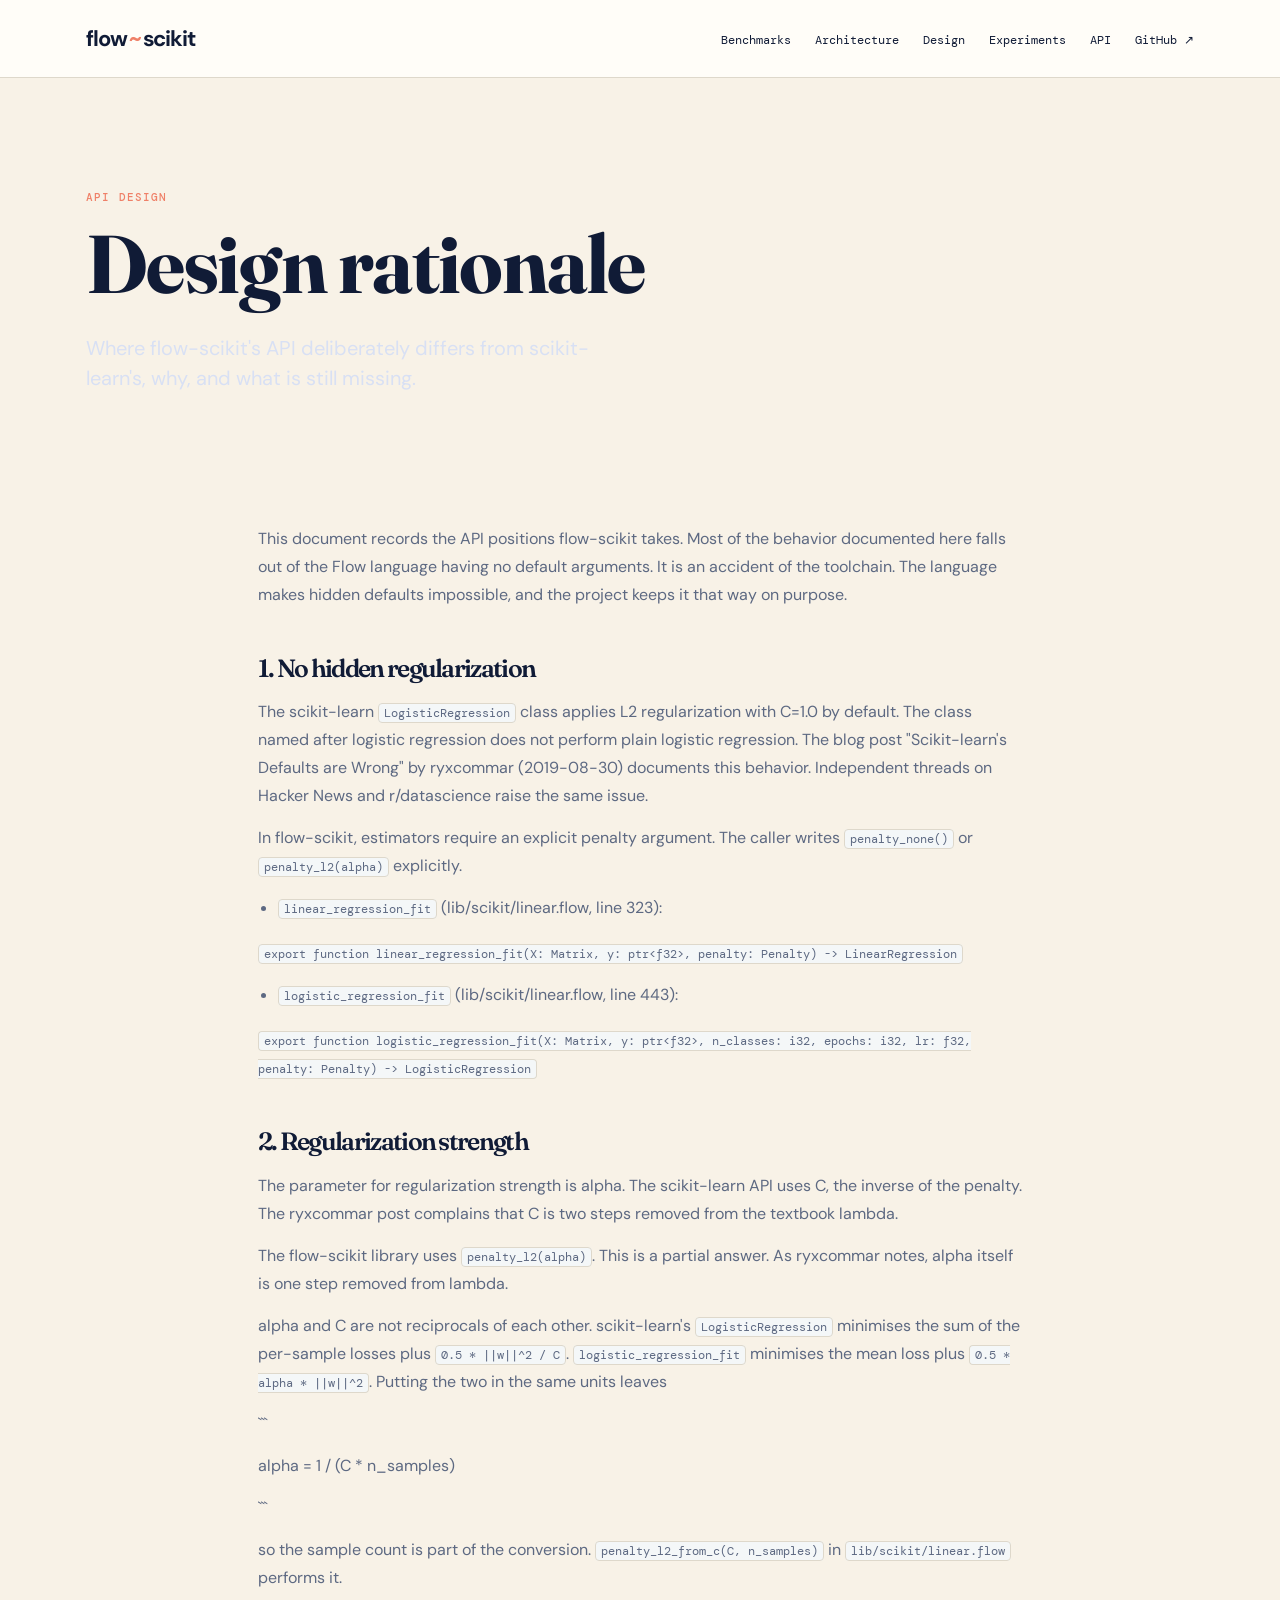
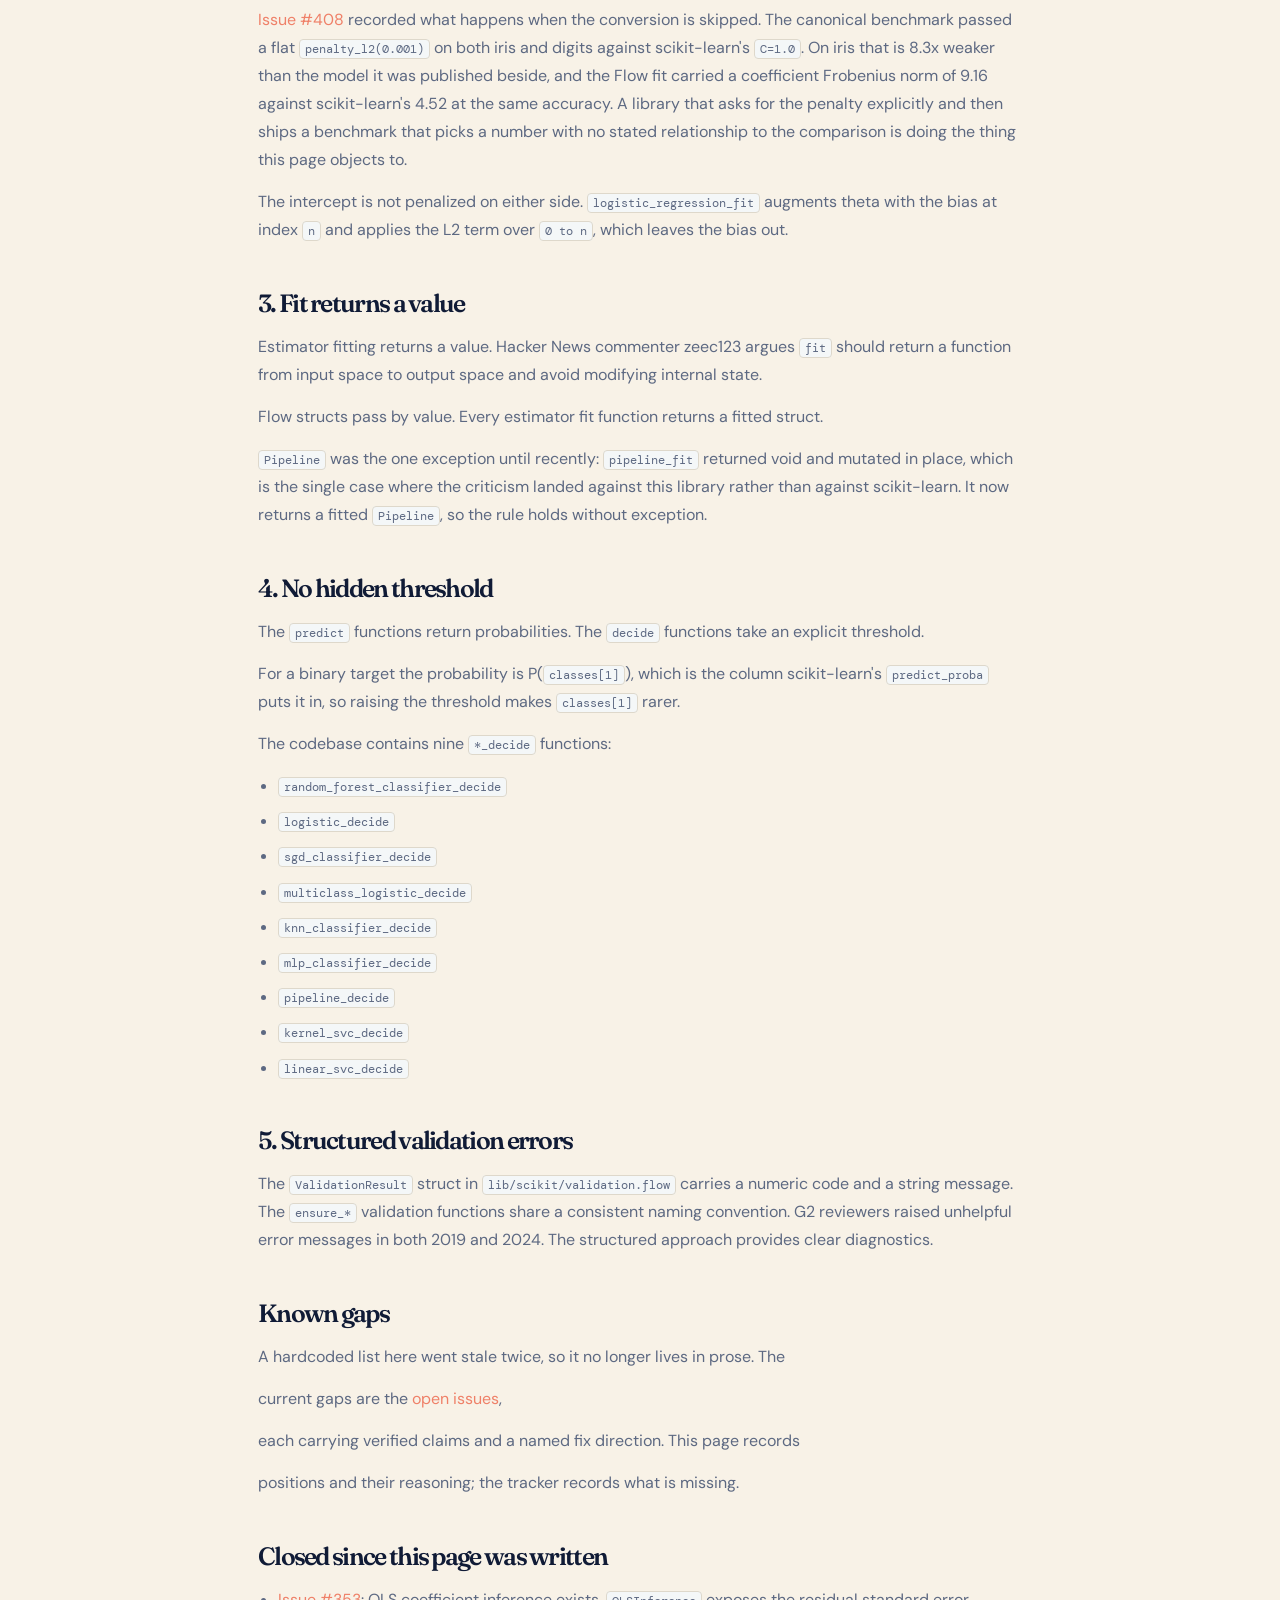
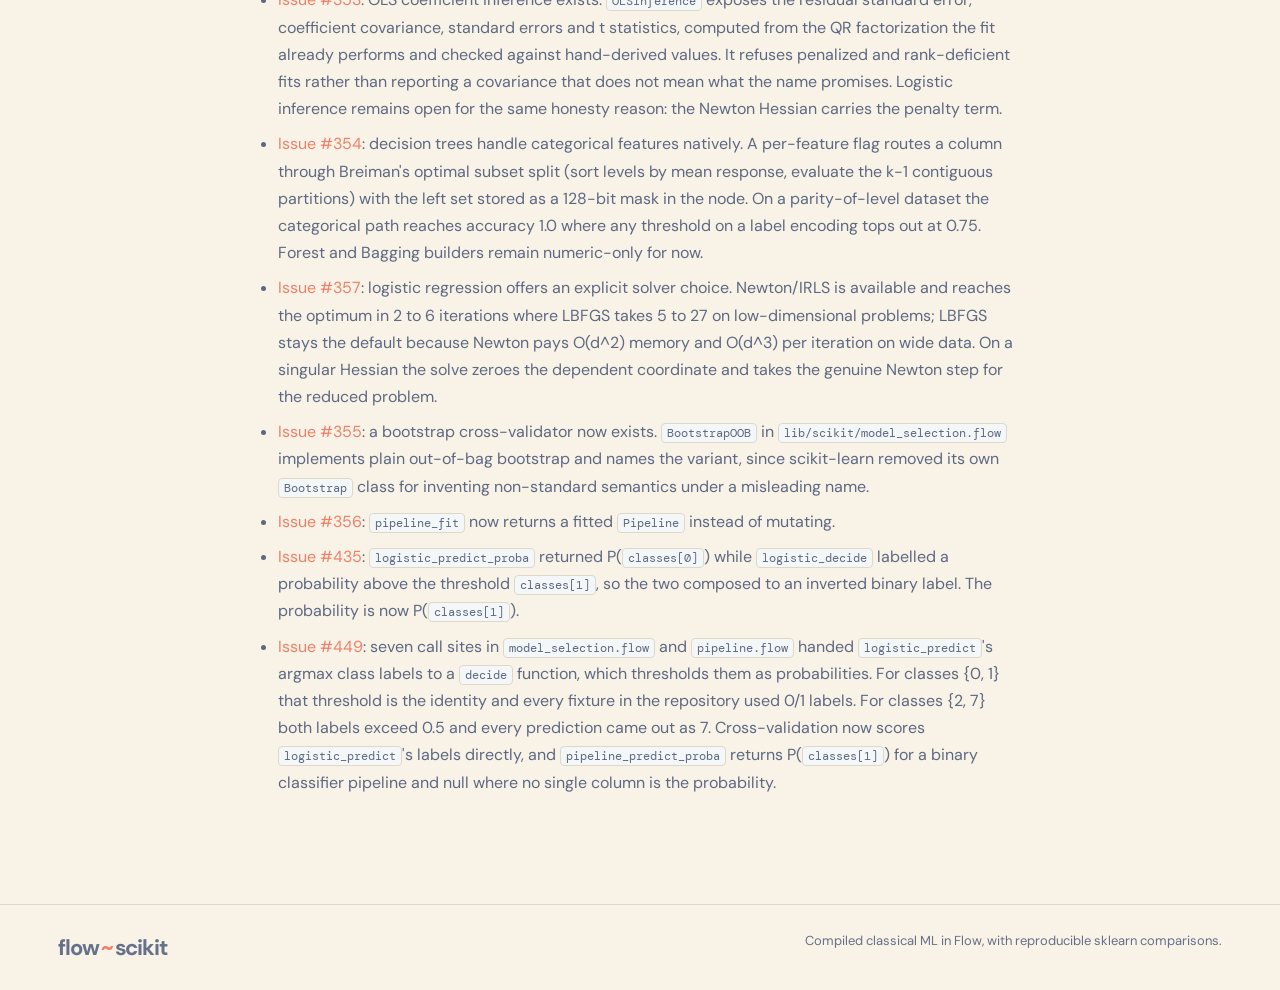
<file: docs/design-rationale.html>
<!doctype html><html lang="en"><head><meta charset="utf-8"><meta name="viewport" content="width=device-width,initial-scale=1"><meta name="description" content="Why flow-scikit's API differs from scikit-learn's: explicit penalties, no hidden thresholds, fit returning a value, and the gaps that remain open."><title>Design rationale, flow-scikit</title><link rel="stylesheet" href="styles.css"><style>.doc{max-width:820px;margin:0 auto;padding:0 28px 90px}.doc h2{margin:44px 0 14px;font:600 25px/1.25 Fraunces,serif}.doc p{color:#5d6982;line-height:1.75;margin:0 0 14px}.doc ul{margin:0 0 18px;padding-left:20px}.doc li{color:#5d6982;line-height:1.7;margin-bottom:8px}.doc code{font:12px "DM Mono",monospace;background:#f4f7f8;border:1px solid var(--line);border-radius:4px;padding:1px 5px}.doc a{color:var(--coral)}</style></head><body><header class="site-header"><a class="wordmark" href="index.html">flow<span>~</span>scikit</a><nav><a href="benchmarks.html">Benchmarks</a><a href="architecture.html">Architecture</a><a href="design-rationale.html">Design</a><a href="demos.html">Experiments</a><a href="https://github.com/godofecht/flow-scikit/tree/main/lib/scikit">API</a><a href="https://github.com/godofecht/flow-scikit">GitHub ↗</a></nav></header><main id="top"><section class="section-shell"><p class="eyebrow">api design</p><h1>Design rationale</h1><p class="lede">Where flow-scikit's API deliberately differs from scikit-learn's, why, and what is still missing.</p></section><section class="doc">
<p>This document records the API positions flow-scikit takes. Most of the behavior documented here falls out of the Flow language having no default arguments. It is an accident of the toolchain. The language makes hidden defaults impossible, and the project keeps it that way on purpose.</p>
<h2>1. No hidden regularization</h2>
<p>The scikit-learn <code>LogisticRegression</code> class applies L2 regularization with C=1.0 by default. The class named after logistic regression does not perform plain logistic regression. The blog post &quot;Scikit-learn&#x27;s Defaults are Wrong&quot; by ryxcommar (2019-08-30) documents this behavior. Independent threads on Hacker News and r/datascience raise the same issue.</p>
<p>In flow-scikit, estimators require an explicit penalty argument. The caller writes <code>penalty_none()</code> or <code>penalty_l2(alpha)</code> explicitly.</p>
<ul>
<li><code>linear_regression_fit</code> (lib/scikit/linear.flow, line 323):</li>
</ul>
<p>  <code>export function linear_regression_fit(X: Matrix, y: ptr&lt;f32&gt;, penalty: Penalty) -&gt; LinearRegression</code></p>
<ul>
<li><code>logistic_regression_fit</code> (lib/scikit/linear.flow, line 443):</li>
</ul>
<p>  <code>export function logistic_regression_fit(X: Matrix, y: ptr&lt;f32&gt;, n_classes: i32, epochs: i32, lr: f32, penalty: Penalty) -&gt; LogisticRegression</code></p>
<h2>2. Regularization strength</h2>
<p>The parameter for regularization strength is alpha. The scikit-learn API uses C, the inverse of the penalty. The ryxcommar post complains that C is two steps removed from the textbook lambda.</p>
<p>The flow-scikit library uses <code>penalty_l2(alpha)</code>. This is a partial answer. As ryxcommar notes, alpha itself is one step removed from lambda.</p>
<p>alpha and C are not reciprocals of each other. scikit-learn&#x27;s <code>LogisticRegression</code> minimises the sum of the per-sample losses plus <code>0.5 * ||w||^2 / C</code>. <code>logistic_regression_fit</code> minimises the mean loss plus <code>0.5 * alpha * ||w||^2</code>. Putting the two in the same units leaves</p>
<p>```</p>
<p>alpha = 1 / (C * n_samples)</p>
<p>```</p>
<p>so the sample count is part of the conversion. <code>penalty_l2_from_c(C, n_samples)</code> in <code>lib/scikit/linear.flow</code> performs it.</p>
<p><a href="https://github.com/godofecht/flow-scikit/issues/408">Issue <a href="https://github.com/godofecht/flow-scikit/issues/408">#408</a></a> recorded what happens when the conversion is skipped. The canonical benchmark passed a flat <code>penalty_l2(0.001)</code> on both iris and digits against scikit-learn&#x27;s <code>C=1.0</code>. On iris that is 8.3x weaker than the model it was published beside, and the Flow fit carried a coefficient Frobenius norm of 9.16 against scikit-learn&#x27;s 4.52 at the same accuracy. A library that asks for the penalty explicitly and then ships a benchmark that picks a number with no stated relationship to the comparison is doing the thing this page objects to.</p>
<p>The intercept is not penalized on either side. <code>logistic_regression_fit</code> augments theta with the bias at index <code>n</code> and applies the L2 term over <code>0 to n</code>, which leaves the bias out.</p>
<h2>3. Fit returns a value</h2>
<p>Estimator fitting returns a value. Hacker News commenter zeec123 argues <code>fit</code> should return a function from input space to output space and avoid modifying internal state.</p>
<p>Flow structs pass by value. Every estimator fit function returns a fitted struct.</p>
<p><code>Pipeline</code> was the one exception until recently: <code>pipeline_fit</code> returned void and mutated in place, which is the single case where the criticism landed against this library rather than against scikit-learn. It now returns a fitted <code>Pipeline</code>, so the rule holds without exception.</p>
<h2>4. No hidden threshold</h2>
<p>The <code>predict</code> functions return probabilities. The <code>decide</code> functions take an explicit threshold.</p>
<p>For a binary target the probability is P(<code>classes[1]</code>), which is the column scikit-learn&#x27;s <code>predict_proba</code> puts it in, so raising the threshold makes <code>classes[1]</code> rarer.</p>
<p>The codebase contains nine <code>*_decide</code> functions:</p>
<ul>
<li><code>random_forest_classifier_decide</code></li>
<li><code>logistic_decide</code></li>
<li><code>sgd_classifier_decide</code></li>
<li><code>multiclass_logistic_decide</code></li>
<li><code>knn_classifier_decide</code></li>
<li><code>mlp_classifier_decide</code></li>
<li><code>pipeline_decide</code></li>
<li><code>kernel_svc_decide</code></li>
<li><code>linear_svc_decide</code></li>
</ul>
<h2>5. Structured validation errors</h2>
<p>The <code>ValidationResult</code> struct in <code>lib/scikit/validation.flow</code> carries a numeric code and a string message. The <code>ensure_*</code> validation functions share a consistent naming convention. G2 reviewers raised unhelpful error messages in both 2019 and 2024. The structured approach provides clear diagnostics.</p>
<h2>Known gaps</h2>
<p>A hardcoded list here went stale twice, so it no longer lives in prose. The</p>
<p>current gaps are the <a href="https://github.com/godofecht/flow-scikit/issues">open issues</a>,</p>
<p>each carrying verified claims and a named fix direction. This page records</p>
<p>positions and their reasoning; the tracker records what is missing.</p>
<h2>Closed since this page was written</h2>
<ul>
<li><a href="https://github.com/godofecht/flow-scikit/issues/353">Issue <a href="https://github.com/godofecht/flow-scikit/issues/353">#353</a></a>: OLS coefficient inference exists. <code>OLSInference</code> exposes the residual standard error, coefficient covariance, standard errors and t statistics, computed from the QR factorization the fit already performs and checked against hand-derived values. It refuses penalized and rank-deficient fits rather than reporting a covariance that does not mean what the name promises. Logistic inference remains open for the same honesty reason: the Newton Hessian carries the penalty term.</li>
<li><a href="https://github.com/godofecht/flow-scikit/issues/354">Issue <a href="https://github.com/godofecht/flow-scikit/issues/354">#354</a></a>: decision trees handle categorical features natively. A per-feature flag routes a column through Breiman&#x27;s optimal subset split (sort levels by mean response, evaluate the k-1 contiguous partitions) with the left set stored as a 128-bit mask in the node. On a parity-of-level dataset the categorical path reaches accuracy 1.0 where any threshold on a label encoding tops out at 0.75. Forest and Bagging builders remain numeric-only for now.</li>
<li><a href="https://github.com/godofecht/flow-scikit/issues/357">Issue <a href="https://github.com/godofecht/flow-scikit/issues/357">#357</a></a>: logistic regression offers an explicit solver choice. Newton/IRLS is available and reaches the optimum in 2 to 6 iterations where LBFGS takes 5 to 27 on low-dimensional problems; LBFGS stays the default because Newton pays O(d^2) memory and O(d^3) per iteration on wide data. On a singular Hessian the solve zeroes the dependent coordinate and takes the genuine Newton step for the reduced problem.</li>
<li><a href="https://github.com/godofecht/flow-scikit/issues/355">Issue <a href="https://github.com/godofecht/flow-scikit/issues/355">#355</a></a>: a bootstrap cross-validator now exists. <code>BootstrapOOB</code> in <code>lib/scikit/model_selection.flow</code> implements plain out-of-bag bootstrap and names the variant, since scikit-learn removed its own <code>Bootstrap</code> class for inventing non-standard semantics under a misleading name.</li>
<li><a href="https://github.com/godofecht/flow-scikit/issues/356">Issue <a href="https://github.com/godofecht/flow-scikit/issues/356">#356</a></a>: <code>pipeline_fit</code> now returns a fitted <code>Pipeline</code> instead of mutating.</li>
<li><a href="https://github.com/godofecht/flow-scikit/issues/435">Issue <a href="https://github.com/godofecht/flow-scikit/issues/435">#435</a></a>: <code>logistic_predict_proba</code> returned P(<code>classes[0]</code>) while <code>logistic_decide</code> labelled a probability above the threshold <code>classes[1]</code>, so the two composed to an inverted binary label. The probability is now P(<code>classes[1]</code>).</li>
<li><a href="https://github.com/godofecht/flow-scikit/issues/449">Issue <a href="https://github.com/godofecht/flow-scikit/issues/449">#449</a></a>: seven call sites in <code>model_selection.flow</code> and <code>pipeline.flow</code> handed <code>logistic_predict</code>&#x27;s argmax class labels to a <code>decide</code> function, which thresholds them as probabilities. For classes {0, 1} that threshold is the identity and every fixture in the repository used 0/1 labels. For classes {2, 7} both labels exceed 0.5 and every prediction came out as 7. Cross-validation now scores <code>logistic_predict</code>&#x27;s labels directly, and <code>pipeline_predict_proba</code> returns P(<code>classes[1]</code>) for a binary classifier pipeline and null where no single column is the probability.</li>
</ul>
</section></main><footer><a class="wordmark" href="index.html">flow<span>~</span>scikit</a><p>Compiled classical ML in Flow, with reproducible sklearn comparisons.</p></footer></body></html>
</file>
<file: docs/styles.css>
@import url("https://fonts.googleapis.com/css2?family=DM+Mono:wght@400;500&family=DM+Sans:opsz,wght@9..40,400;9..40,500;9..40,600;9..40,700&family=Fraunces:opsz,wght@9..144,500;9..144,600&display=swap");

:root { --ink:#101b36; --navy:#0c1730; --cream:#f8f2e7; --paper:#fffdf8; --blue:#5669e8; --cyan:#54b6d3; --coral:#ef8068; --line:#ded8cb; --android:#1f9d76; }
* { box-sizing:border-box; }
html { scroll-behavior:smooth; }
body { margin:0; color:var(--ink); background:var(--cream); font-family:"DM Sans",sans-serif; line-height:1.5; }
a { color:inherit; text-decoration:none; }
.site-header { height:78px; display:flex; justify-content:space-between; align-items:center; max-width:1220px; padding:0 28px; margin:auto; }
.wordmark { font-size:22px; font-weight:700; letter-spacing:-1.1px; }
.wordmark span { color:var(--coral); padding:0 2px; }
nav { display:flex; gap:24px; font-family:"DM Mono",monospace; font-size:12px; }
nav a { border-bottom:1px solid transparent; } nav a:hover { border-color:var(--ink); }
.hero { min-height:650px; color:var(--paper); background:var(--navy); position:relative; overflow:hidden; display:grid; grid-template-columns:minmax(0,1fr) minmax(0,1fr); }
.hero-copy { max-width:610px; padding:108px 28px 90px max(28px,calc((100vw - 1164px)/2)); z-index:1; }
.eyebrow { font:500 11px/1.3 "DM Mono",monospace; text-transform:uppercase; letter-spacing:1.15px; color:var(--coral); margin:0 0 18px; }
h1,h2,h3,p { margin-top:0; } h1,h2 { font-family:Fraunces,serif; letter-spacing:-1.7px; line-height:1.03; }
h1 { font-size:clamp(48px,6.4vw,82px); margin-bottom:26px; } h2 { font-size:clamp(38px,4.5vw,60px); margin-bottom:20px; }
.lede { max-width:530px; font-size:20px; color:#d8e0f4; }
.actions { display:flex; flex-wrap:wrap; gap:12px; margin-top:34px; }.button { display:inline-flex; padding:12px 17px; border-radius:99px; font-weight:600; font-size:14px; transition:transform .18s ease,background .18s ease; }.button:hover { transform:translateY(-2px); }.button-primary { background:var(--coral); color:var(--navy); }.button-quiet { border:1px solid #7180a8; color:var(--paper); }
.chips { list-style:none; padding:0; display:flex; gap:8px; flex-wrap:wrap; margin:44px 0 0; }.chips li { border:1px solid #405176; border-radius:99px; padding:5px 10px; font:11px "DM Mono",monospace; color:#c8d4ed; }
.hero-art { position:absolute; inset:0 0 0 43%; }.hero-art img { width:100%; height:100%; object-fit:cover; object-position:center; opacity:.98; }.hero-note { position:absolute; background:rgba(255,253,248,.91); color:var(--ink); border-radius:99px; padding:7px 11px; font:11px "DM Mono",monospace; box-shadow:0 5px 20px rgba(12,23,48,.17); }.note-one { left:31%; top:28%; }.note-two { left:41%; bottom:22%; }
.section-shell { max-width:1164px; margin:0 auto; padding:112px 28px; }.intro { background:var(--cream); }.intro > h2 { max-width:690px; }.feature-grid { display:grid; grid-template-columns:repeat(3,1fr); gap:22px; margin-top:55px; }.feature-grid article { padding:23px 0 5px; border-top:1px solid var(--line); }.feature-number,.demo-copy span { font:11px "DM Mono",monospace; color:#60709a; }.feature-grid h3 { font:600 22px/1.15 Fraunces,serif; margin:18px 0 9px; }.feature-grid p,.showcase-heading>p,.code-section>div>p { color:#56617a; }
.showcase { background:var(--paper); max-width:none; padding-left:max(28px,calc((100vw - 1164px)/2)); padding-right:max(28px,calc((100vw - 1164px)/2)); }.showcase-heading { display:grid; grid-template-columns:1fr 1.4fr; column-gap:80px; align-items:end; }.showcase-heading .eyebrow { grid-column:1/-1; }.showcase-heading h2 { margin:0; }.showcase-heading p { margin:0; max-width:430px; }.demo-grid { display:grid; grid-template-columns:1.2fr 1fr 1fr; gap:18px; margin-top:48px; }.demo-card { background:var(--cream); border-radius:14px; overflow:hidden; }.demo-card img { display:block; width:100%; height:200px; object-fit:cover; }.card-large img { height:275px; }.demo-copy { padding:20px 20px 23px; }.demo-copy h3 { font:600 25px/1.08 Fraunces,serif; margin:10px 0 9px; }.demo-copy p { margin:0; color:#59647b; font-size:14px; }
.code-section { display:grid; grid-template-columns:1fr 1.1fr; gap:70px; align-items:center; }.code-section>div>p { max-width:370px; }.code-section pre { overflow:auto; margin:0; padding:27px; color:#dce8ff; background:#152446; border-radius:13px; font:13px/1.75 "DM Mono",monospace; box-shadow:8px 9px 0 #cfd5e3; }.closing { text-align:center; padding-top:120px; padding-bottom:125px; }.closing h2 { max-width:630px; margin:0 auto 30px; } footer { display:flex; justify-content:space-between; gap:20px; align-items:center; padding:26px max(28px,calc((100vw - 1164px)/2)); border-top:1px solid var(--line); font-size:13px; color:#65708a; }
@media (max-width:760px) { .site-header { padding:0 20px; } nav { gap:13px; }.hero { display:block; min-height:690px; }.hero-copy { padding:74px 24px 330px; }.hero-art { inset:auto 0 0; height:340px; }.hero-note { display:none; }.section-shell { padding:75px 24px; }.feature-grid,.demo-grid,.code-section,.showcase-heading { grid-template-columns:1fr; gap:28px; }.demo-grid { margin-top:32px; }.card-large img,.demo-card img { height:220px; }.showcase { padding-left:24px; padding-right:24px; }.code-section { gap:35px; } footer { padding:24px; flex-direction:column; align-items:flex-start; } }

.demo-hero { padding-bottom:66px; }.demo-hero h1 { max-width:850px; color:var(--navy); }.dark-lede { color:#56617a; max-width:650px; }.use-cases { display:grid; grid-template-columns:repeat(3,1fr); gap:24px; padding-top:38px; background:var(--paper); max-width:none; padding-left:max(28px,calc((100vw - 1164px)/2)); padding-right:max(28px,calc((100vw - 1164px)/2)); }.use-case { border-top:2px solid var(--ink); padding-top:18px; }.use-case h2,.wasm-copy h2,.demo-links h2 { font-size:34px; }.use-case p { color:#56617a; min-height:130px; }.use-case pre { overflow:auto; margin:22px 0; min-height:146px; padding:16px; border-radius:10px; background:#152446; color:#dce8ff; font:12px/1.65 "DM Mono",monospace; }.use-case>a { font:500 13px "DM Mono",monospace; border-bottom:1px solid var(--ink); }.wasm-demo { display:grid; grid-template-columns:1.15fr .85fr; gap:80px; align-items:center; }.wasm-copy>p:not(.eyebrow) { color:#56617a; max-width:630px; }.wasm-status { font:13px/1.45 "DM Mono",monospace; padding:12px; border-left:3px solid var(--cyan); background:#edf5f5; }.wasm-status.ready { border-color:#55a875; }.wasm-status.error { border-color:var(--coral); }.sample-row { display:flex; flex-wrap:wrap; gap:7px; margin:23px 0; }.digit-button { width:35px; height:35px; border:1px solid var(--line); border-radius:8px; background:var(--paper); color:var(--ink); font:500 14px "DM Mono",monospace; cursor:pointer; }.digit-button:hover,.digit-button.active { background:var(--ink); color:var(--paper); border-color:var(--ink); }.noise-label { display:flex; justify-content:space-between; max-width:370px; font:12px "DM Mono",monospace; }.noise-label output { color:var(--coral); } input[type="range"] { accent-color:var(--coral); width:min(100%,370px); margin:11px 0 23px; }.wasm-note { font-size:12px; }.digit-panel { padding:28px; background:var(--navy); border-radius:18px; box-shadow:10px 10px 0 #d2d8e4; }.pixel-grid { width:min(100%,300px); margin:0 auto; display:grid; grid-template-columns:repeat(8,1fr); gap:5px; }.pixel-grid span { aspect-ratio:1; border-radius:3px; background:#25385f; }.pixel-grid .on { background:var(--coral); box-shadow:0 0 12px rgba(239,128,104,.48); }.prediction { margin:24px auto 0; max-width:300px; padding-top:20px; border-top:1px solid #455574; color:#dce8ff; }.prediction span,.prediction small { display:block; font:11px "DM Mono",monospace; color:#aab8d4; }.prediction strong { display:block; margin:5px 0; font:68px/.9 Fraunces,serif; color:var(--paper); }.demo-links { background:var(--paper); max-width:none; padding-left:max(28px,calc((100vw - 1164px)/2)); padding-right:max(28px,calc((100vw - 1164px)/2)); }.link-grid { display:grid; grid-template-columns:repeat(2,1fr); gap:0 40px; margin-top:40px; }.link-grid a { display:flex; justify-content:space-between; gap:15px; padding:18px 0; border-top:1px solid var(--line); font-size:17px; }.link-grid a span { color:var(--coral); } @media (max-width:760px) { .use-cases,.wasm-demo,.link-grid { grid-template-columns:1fr; }.use-cases { padding:60px 24px; }.use-case p { min-height:0; }.wasm-demo { gap:40px; }.demo-links { padding-left:24px; padding-right:24px; } }

.draw-actions { display:flex; flex-wrap:wrap; gap:10px; margin:24px 0; }.dark-button { border-color:#687796; color:var(--ink); }.digit-panel canvas { display:block; width:min(100%,280px); margin:0 auto; border:1px solid #435373; border-radius:8px; background:#0c1730; touch-action:none; cursor:crosshair; }.prediction { max-width:280px; }

.gif-gallery { background:var(--paper); max-width:none; padding-left:max(28px,calc((100vw - 1164px)/2)); padding-right:max(28px,calc((100vw - 1164px)/2)); }.gif-gallery h2 { max-width:720px; }.gallery-lede { max-width:620px; color:#56617a; }.gif-grid { display:grid; grid-template-columns:repeat(4,1fr); gap:16px; margin-top:42px; }.gif-grid figure { overflow:hidden; margin:0; border:1px solid var(--line); border-radius:10px; background:var(--cream); }.gif-grid img { display:block; width:100%; aspect-ratio:16/9; object-fit:cover; }.gif-grid figcaption { padding:11px 12px; font:500 13px "DM Mono",monospace; }.gif-grid figure:hover { transform:translateY(-2px); box-shadow:0 6px 18px rgba(12,23,48,.12); } @media (max-width:900px) { .gif-grid { grid-template-columns:repeat(2,1fr); } } @media (max-width:500px) { .gif-grid { grid-template-columns:1fr; } .gif-gallery { padding-left:24px; padding-right:24px; } }

.experiment-lab { background:#eaf2f4; max-width:none; padding-left:max(28px,calc((100vw - 1164px)/2)); padding-right:max(28px,calc((100vw - 1164px)/2)); }.experiment-lab h2 { max-width:740px; }.experiment-grid { display:grid; grid-template-columns:repeat(2,1fr); gap:18px; margin-top:42px; }.experiment-card { padding:25px; border-radius:14px; background:var(--paper); border:1px solid #d4e0e2; }.experiment-card h3 { margin:8px 0; font:600 26px/1.1 Fraunces,serif; }.experiment-card p { min-height:48px; margin:0 0 18px; color:#56617a; font-size:14px; }.experiment-number { font:11px "DM Mono",monospace; color:var(--coral); }.experiment-card label { display:block; margin:13px 0; color:#354564; font:12px "DM Mono",monospace; }.experiment-card label output { float:right; color:var(--coral); }.experiment-card input[type="range"] { display:block; margin:7px 0 0; width:100%; }.experiment-result { display:block; margin-top:20px; padding-top:15px; border-top:1px solid #d4e0e2; font:600 17px/1.25 Fraunces,serif; color:var(--ink); }.experiment-wide { grid-column:1/-1; }.segment-layout { display:grid; grid-template-columns:minmax(0,1.4fr) 1fr; gap:25px; align-items:center; }.segment-layout canvas { width:100%; border-radius:9px; touch-action:none; cursor:crosshair; }.segment-layout small { display:block; margin-top:16px; color:#687493; font-size:12px; }.segment-key { min-height:0!important; font:12px "DM Mono",monospace; }.segment-key i { display:inline-block; width:9px; height:9px; margin:0 5px 0 10px; border-radius:50%; background:var(--blue); }.segment-key i:nth-of-type(2) { background:var(--cyan); }.segment-key i:nth-of-type(3) { background:var(--coral); }.gif-grid figcaption strong,.gif-grid figcaption span { display:block; }.gif-grid figcaption span { margin-top:3px; color:#687493; font-size:11px; } @media (max-width:760px) { .experiment-grid,.segment-layout { grid-template-columns:1fr; }.experiment-wide { grid-column:auto; }.experiment-lab { padding-left:24px; padding-right:24px; } }
.experiment-jump { display:inline-block; margin-top:4px; padding-bottom:2px; border-bottom:1px solid var(--ink); font:13px "DM Mono",monospace; }
.recorded-gallery { background:#fffdf8; }.recorded-gallery h2 { max-width:720px; }.recorded-gallery > p:not(.eyebrow) { max-width:600px; color:#56617a; }.recorded-grid { display:grid; grid-template-columns:repeat(3,1fr); gap:18px; margin-top:36px; }.recorded-grid figure { margin:0; overflow:hidden; border:1px solid var(--line); border-radius:12px; background:var(--paper); }.recorded-grid img { display:block; width:100%; }.recorded-grid figcaption { padding:14px; color:#56617a; font-size:13px; } @media (max-width:760px) { .recorded-grid { grid-template-columns:1fr; } }

/* The demos page is deliberately a working notebook, not a marketing gallery. */
.demo-hero { padding-top:72px; padding-bottom:52px; border-bottom:1px solid var(--line); }.demo-hero h1 { max-width:760px; font-size:clamp(50px,7vw,88px); }.demo-hero::after { content:"10 interactive calculations · Flow → C → WebAssembly"; display:inline-block; margin-top:18px; padding:8px 11px; border:1px solid var(--line); border-radius:99px; color:#52617f; font:11px "DM Mono",monospace; }.experiment-lab { padding-top:72px; padding-bottom:92px; }.experiment-card { transition:transform .16s ease,box-shadow .16s ease; }.experiment-card:hover { transform:translateY(-3px); box-shadow:0 12px 30px rgba(18,41,60,.10); }.experiment-card h3 { letter-spacing:-.7px; }.experiment-result { min-height:43px; }.use-cases { background:var(--cream); }.use-case { border-top-color:#6174a8; }.wasm-demo { border-top:1px solid var(--line); }.demo-links { border-top:1px solid var(--line); }

/* Documentation-led layout: calm surfaces, strong hierarchy, no decorative media. */
.site-header { max-width:none; border-bottom:1px solid var(--line); background:#fffdf8; }.site-header > *:first-child { margin-left:max(0px,calc((100vw - 1164px)/2)); }.site-header nav { margin-right:max(0px,calc((100vw - 1164px)/2)); }.hero { min-height:520px; display:block; background:#fffdf8; color:var(--ink); }.hero-copy { max-width:960px; padding:100px 28px 92px max(28px,calc((100vw - 1164px)/2)); }.hero-copy .lede { color:#56617a; font-size:21px; }.hero-art { display:none; }.hero .button-quiet { color:var(--ink); border-color:#9da8ba; }.intro { border-top:1px solid var(--line); }.showcase { background:#f4f7f8; }.demo-grid { grid-template-columns:repeat(3,1fr); }.demo-card,.text-card { min-height:250px; border:1px solid #dbe2e5; background:#fffdf8; }.text-card .demo-copy { display:flex; height:100%; flex-direction:column; align-items:flex-start; justify-content:flex-end; }.text-card a { margin-top:17px; border-bottom:1px solid currentColor; font:12px "DM Mono",monospace; }.text-card:first-child { background:#152446; }.text-card:first-child .demo-copy,.text-card:first-child .demo-copy p { color:#dce8ff; }.text-card:first-child .demo-copy h3 { color:#fffdf8; } @media (max-width:760px) { .site-header > *:first-child,.site-header nav { margin:0; }.hero-copy { padding:72px 24px; }.demo-grid { grid-template-columns:1fr; } }

.site-header { position:sticky; top:0; z-index:20; }.site-header nav a { padding:28px 0 24px; }.site-header nav a:focus-visible,.button:focus-visible,.experiment-jump:focus-visible,.text-card a:focus-visible { outline:3px solid var(--coral); outline-offset:4px; border-radius:3px; }.demo-hero { background:linear-gradient(180deg,#fffdf8 0%,#f8f2e7 100%); }.demo-hero h1 { letter-spacing:-2.4px; }.experiment-lab > h2 { max-width:860px; }.experiment-grid { gap:22px; }.experiment-card { padding:28px; }.experiment-card p { font-size:15px; }.experiment-card label { margin:17px 0; }.experiment-card input[type="range"] { height:22px; }.recorded-gallery { border-top:1px solid var(--line); border-bottom:1px solid var(--line); }.recorded-gallery figure { box-shadow:0 8px 22px rgba(12,23,48,.07); }.recorded-gallery figcaption { min-height:58px; }.use-cases { gap:34px; }.use-case h2 { font-size:clamp(30px,3vw,42px); }.link-grid a:hover,.text-card a:hover { color:var(--blue); }

.visual-lab { display:none; }
.experiment-lab { display:none; }
</file>
